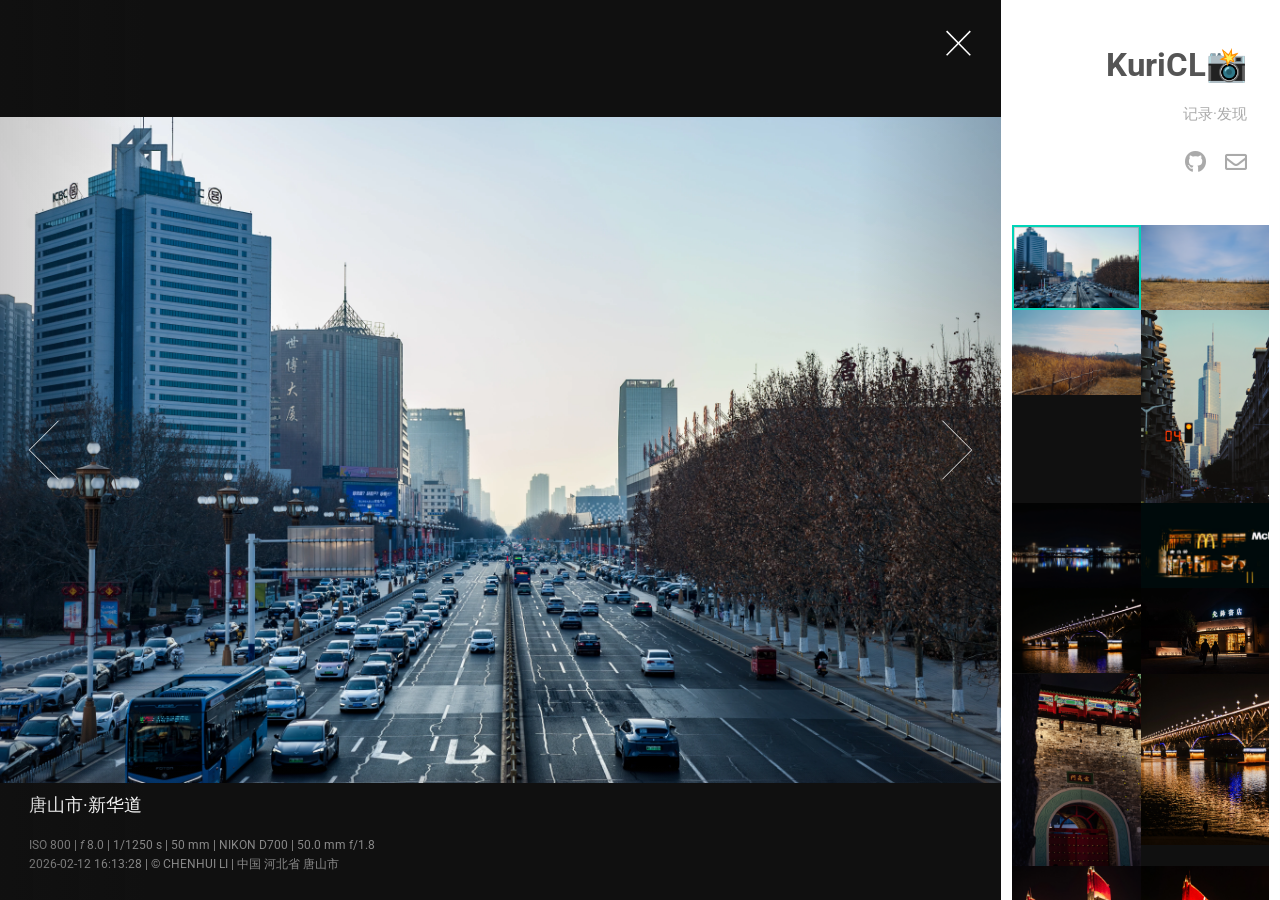
<file: index.html>
<!DOCTYPE HTML>
<!--
	Lens by HTML5 UP
	html5up.net | @ajlkn
	Free for personal and commercial use under the CCA 3.0 license (html5up.net/license)
-->
<html>
	<head>
		<title>Gallery | KuriCL</title>
		<meta charset="utf-8" />
		<meta name="viewport" content="width=device-width, initial-scale=1, user-scalable=no" />
		<link rel="stylesheet" href="assets/css/main.css" />
		<noscript><link rel="stylesheet" href="assets/css/noscript.css" /></noscript>
		<script src="assets/js/exif.js"></script>
		<script charset="UTF-8" id="LA_COLLECT" src="//sdk.51.la/js-sdk-pro.min.js"></script>
		<script>LA.init({id:"JEOD145Z95thC4GS",ck:"JEOD145Z95thC4GS"})</script>
	<meta name="generator" content="Hexo 8.1.1"></head>
	<body class="is-preload-0 is-preload-1 is-preload-2">

		<!-- Main -->
			<div id="main">

				<!-- Header -->
					<header id="header">
						<h1>KuriCL📸</h1>
						<p>记录·发现</p>
						<ul class="icons">
							<li><a target="_blank" rel="noopener" href="https://github.com/fly6022" class="icon brands fa-github"><span class="label">Github</span></a></li>
							<li><a href="mailto:cl@kuri.ink" class="icon fa-envelope"><span class="label">Email</span></a></li>
						</ul>
					</header>

				<!-- Thumbnail -->
					<section id="thumbnails">
						 
						<article>
							<a class="thumbnail" href="/images/DSC8348-已增强-降噪.webp" data-position="center center"><img src="/images/DSC8348-已增强-降噪.webp" alt="" /></a>
							<h2>唐山市·新华道</h2>
							<p></p>
							
							<p style="font-size: 0.8em">ISO 800 | <i>f</i> 8.0 | 1/1250 s | 50 mm | NIKON D700 | 50.0 mm f/1.8 
								<br> 2026-02-12 16:13:28 | &copy; CHENHUI LI | 中国 河北省 唐山市</p>
						</article>
						 
						<article>
							<a class="thumbnail" href="/images/DSC8294.webp" data-position="center center"><img src="/images/DSC8294.webp" alt="" /></a>
							<h2>无题（一）</h2>
							<p></p>
							
							<p style="font-size: 0.8em">ISO 200 | <i>f</i> 2.2 | 1/8000 s | 50 mm | D700 | Nikon AF Nikkor 50mm f/1.8D 
								<br> 2026-02-01 14:42:43 | &copy; CHENHUI LI                                             | 中国 河北省 唐山市</p>
						</article>
						 
						<article>
							<a class="thumbnail" href="/images/DSC8302.webp" data-position="center center"><img src="/images/DSC8302.webp" alt="" /></a>
							<h2>无题（二）</h2>
							<p></p>
							
							<p style="font-size: 0.8em">ISO 200 | <i>f</i> 8.0 | 1/640 s | 50 mm | D700 | Nikon AF Nikkor 50mm f/1.8D 
								<br> 2026-02-01 14:47:01 | &copy; CHENHUI LI                                             | 中国 河北省 唐山市</p>
						</article>
						 
						<article>
							<a class="thumbnail" href="/images/DSC7957-1.webp" data-position="center center"><img src="/images/DSC7957-1.webp" alt="" /></a>
							<h2>西桥</h2>
							<p></p>
							
							<p style="font-size: 0.8em">ISO 200 | <i>f</i> 4.0 | 1/640 s | 80 mm | D700 | Manual Lens No CPU 
								<br> 2025-12-06 16:24:08 | &copy; CHENHUI LI | 中国 江苏省 南京市</p>
						</article>
						 
						<article>
							<a class="thumbnail" href="/images/DSC8103-已增强-降噪.webp" data-position="center center"><img src="/images/DSC8103-已增强-降噪.webp" alt="" /></a>
							<h2>南京站</h2>
							<p></p>
							
							<p style="font-size: 0.8em">ISO 2500 | <i>f</i> 4.0 | 1/80 s | 80 mm | NIKON D700 | No CPU Lens 
								<br> 2025-12-19 19:41:43 | &copy; CHENHUI LI | 中国 江苏省 南京市</p>
						</article>
						 
						<article>
							<a class="thumbnail" href="/images/DSC8108-已增强-降噪.webp" data-position="center center"><img src="/images/DSC8108-已增强-降噪.webp" alt="" /></a>
							<h2>麦当劳</h2>
							<p></p>
							
							<p style="font-size: 0.8em">ISO 2500 | <i>f</i> 4.0 | 1/400 s | 80 mm | D700 | No CPU Lens 
								<br> 2025-12-19 19:52:52 | &copy; CHENHUI LI | 中国 江苏省 南京市</p>
						</article>
						 
						<article>
							<a class="thumbnail" href="/images/DSC7976.webp" data-position="center center"><img src="/images/DSC7976.webp" alt="" /></a>
							<h2>南京长江大桥（一）</h2>
							<p></p>
							
							<p style="font-size: 0.8em">ISO 450 | <i>f</i> 1.8 | 1/40 s | 50 mm | D700 | Nikon AF Nikkor 50mm f/1.8D 
								<br> 2025-12-06 18:02:51 | &copy; CHENHUI LI | 中国 江苏省 南京市</p>
						</article>
						 
						<article>
							<a class="thumbnail" href="/images/DSC8087-已增强-降噪.webp" data-position="center center"><img src="/images/DSC8087-已增强-降噪.webp" alt="" /></a>
							<h2>先锋书店</h2>
							<p></p>
							
							<p style="font-size: 0.8em">ISO 3200 | <i>f</i> 2.2 | 1/640 s | 50 mm | NIKON D700 | 50.0 mm f/1.8 
								<br> 2025-12-19 19:08:27 | &copy; CHENHUI LI | 中国 江苏省 南京市</p>
						</article>
						 
						<article>
							<a class="thumbnail" href="/images/DSC8123-已增强-降噪.webp" data-position="center center"><img src="/images/DSC8123-已增强-降噪.webp" alt="" /></a>
							<h2>玄武门</h2>
							<p></p>
							
							<p style="font-size: 0.8em">ISO 2000 | <i>f</i> 4.0 | 1/30 s | 80 mm | NIKON D700 | No CPU Lens 
								<br> 2025-12-19 20:22:48 | &copy; CHENHUI LI | 中国 江苏省 南京市</p>
						</article>
						 
						<article>
							<a class="thumbnail" href="/images/DSC7990-已增强-降噪.webp" data-position="center center"><img src="/images/DSC7990-已增强-降噪.webp" alt="" /></a>
							<h2>南京长江大桥（二）</h2>
							<p></p>
							
							<p style="font-size: 0.8em">ISO 800 | <i>f</i> 1.8 | 1/80 s | 50 mm | NIKON D700 | 50.0 mm f/1.8 
								<br> 2025-12-06 18:33:31 | &copy; CHENHUI LI | 中国 江苏省 南京市</p>
						</article>
						 
						<article>
							<a class="thumbnail" href="/images/DSC7981-已增强-降噪.webp" data-position="center center"><img src="/images/DSC7981-已增强-降噪.webp" alt="" /></a>
							<h2>南京长江大桥（三）</h2>
							<p></p>
							
							<p style="font-size: 0.8em">ISO 2000 | <i>f</i> 4.0 | 1/30 s | 80 mm | NIKON D700 | No CPU Lens 
								<br> 2025-12-06 18:10:07 | &copy; CHENHUI LI | 中国 江苏省 南京市</p>
						</article>
						 
						<article>
							<a class="thumbnail" href="/images/DSC8024-已增强-降噪.webp" data-position="center center"><img src="/images/DSC8024-已增强-降噪.webp" alt="" /></a>
							<h2>南京长江大桥（四）</h2>
							<p></p>
							
							<p style="font-size: 0.8em">ISO 2000 | <i>f</i> 4.0 | 1/100 s | 80 mm | NIKON D700 | No CPU Lens 
								<br> 2025-12-07 19:09:19 | &copy; CHENHUI LI | 中国 江苏省 南京市</p>
						</article>
						 
						<article>
							<a class="thumbnail" href="/images/DSC8026-已增强-降噪.webp" data-position="center center"><img src="/images/DSC8026-已增强-降噪.webp" alt="" /></a>
							<h2>南京长江大桥（五）</h2>
							<p></p>
							
							<p style="font-size: 0.8em">ISO 2000 | <i>f</i> 4.0 | 1/100 s | 80 mm | NIKON D700 | No CPU Lens 
								<br> 2025-12-07 19:09:40 | &copy; CHENHUI LI | 中国 江苏省 南京市</p>
						</article>
						 
						<article>
							<a class="thumbnail" href="/images/DSC8196.webp" data-position="center center"><img src="/images/DSC8196.webp" alt="" /></a>
							<h2>玄武湖</h2>
							<p></p>
							
							<p style="font-size: 0.8em">ISO 400 | <i>f</i> 5.6 | 1/1250 s | 135 mm | D700 | No CPU Lens 
								<br> 2026-01-15 16:33:59 | &copy; CHENHUI LI | 中国 江苏省 南京市</p>
						</article>
						 
						<article>
							<a class="thumbnail" href="/images/DSC8220-Pano-已增强-降噪.webp" data-position="center center"><img src="/images/DSC8220-Pano-已增强-降噪.webp" alt="" /></a>
							<h2>紫金山全景</h2>
							<p></p>
							
							<p style="font-size: 0.8em">ISO 200 | <i>f</i> 4.0 | 1/400 s | 135 mm | NIKON D700 | No CPU Lens 
								<br> 2026-01-15 17:10:28 | &copy; CHENHUI LI | 中国 江苏省 南京市</p>
						</article>
						 
						<article>
							<a class="thumbnail" href="/images/DSC8186.webp" data-position="center center"><img src="/images/DSC8186.webp" alt="" /></a>
							<h2>午后</h2>
							<p>使用 RMC Tokina 75-150 mm f/3.8 镜头（1981年，日本制造）拍摄，实际焦距为 150 mm。</p>
							
							<p style="font-size: 0.8em">ISO 400 | <i>f</i> 5.6 | 1/320 s | 135 mm | D700 | Manual Lens No CPU 
								<br> 2026-01-08 11:29:37 | &copy; CHENHUI LI                                             | 中国 江苏省 南京市</p>
						</article>
						 
						<article>
							<a class="thumbnail" href="/images/DSC8202-已增强-降噪-1.webp" data-position="center center"><img src="/images/DSC8202-已增强-降噪-1.webp" alt="" /></a>
							<h2>紫金山</h2>
							<p></p>
							
							<p style="font-size: 0.8em">ISO 400 | <i>f</i> 5.6 | 1/100 s | 135 mm | D700 | No CPU Lens 
								<br> 2026-01-15 16:45:37 | &copy; CHENHUI LI | 中国 江苏省 南京市</p>
						</article>
						 
						<article>
							<a class="thumbnail" href="/images/DSC8150.webp" data-position="center center"><img src="/images/DSC8150.webp" alt="" /></a>
							<h2>落叶</h2>
							<p></p>
							
							<p style="font-size: 0.8em">ISO 200 | <i>f</i> 4.0 | 1/1000 s | 80 mm | D700 | Manual Lens No CPU 
								<br> 2025-12-28 10:51:06 | &copy; CHENHUI LI                                             | 中国 江苏省 南京市</p>
						</article>
						 
						<article>
							<a class="thumbnail" href="/images/紫峰大厦-鼓楼公园.webp" data-position="center center"><img src="/images/紫峰大厦-鼓楼公园.webp" alt="" /></a>
							<h2>紫峰大厦-鼓楼公园</h2>
							<p></p>
							
							<p style="font-size: 0.8em">ISO 50 | <i>f</i> 2.0 | 1/690 s | 9 mm | REDMI K80 Pro |  
								<br> 2025-05-02 14:19:10 | &copy; CHENHUI LI | 中国 江苏省 南京市</p>
						</article>
						 
						<article>
							<a class="thumbnail" href="/images/紫峰大厦-西桥.webp" data-position="center center"><img src="/images/紫峰大厦-西桥.webp" alt="" /></a>
							<h2>紫峰大厦-西桥（2025年5月）</h2>
							<p></p>
							
							<p style="font-size: 0.8em">ISO 100 | <i>f</i> 2.0 | 1/1200 s | 9 mm | REDMI K80 Pro |  
								<br> 2025-05-02 15:13:57 | &copy; CHENHUI LI | 中国 江苏省 南京市</p>
						</article>
						
					</section>

				<!-- Footer -->
					<footer id="footer">
						<ul class="copyright">
							<li>Photos <a href="https://kuri.ink/" target="_blank">&copy; Chenhui Li</a>, all rights reserved.</li><br><li>Theme Lens Designed by <a href="http://html5up.net" target="_blank">HTML5 UP</a>.</li>
						</ul>
					</footer>

			</div>

		<!-- Scripts -->
			<script src="assets/js/jquery.min.js"></script>
			<script src="assets/js/browser.min.js"></script>
			<script src="assets/js/breakpoints.min.js"></script>
			<script src="assets/js/main.js"></script>

	</body>
</html>
</file>
<file: assets/css/noscript.css>
/*
	Lens by HTML5 UP
	html5up.net | @ajlkn
	Free for personal and commercial use under the CCA 3.0 license (html5up.net/license)
*/

/* Main */

	#main {
		opacity: 1 !important;
		right: 0 !important;
	}

	body:before {
		content: 'Javascript is disabled :(';
		display: block;
		position: absolute;
		top: 50%;
		width: calc(100% - 22.5em * 0.333333333);
		height: 4em;
		margin-top: -2em;
		color: #282828;
		cursor: default;
		font-size: 3em;
		line-height: 4em;
		text-align: center;
		white-space: nowrap;
		left: 0;
	}
</file>
<file: assets/css/main.css>
@import url(fontawesome-all.min.css);
@import url("https://fonts.googleapis.com/css?family=Roboto:400,700");

/*
	Lens by HTML5 UP
	html5up.net | @ajlkn
	Free for personal and commercial use under the CCA 3.0 license (html5up.net/license)
*/

html, body, div, span, applet, object,
iframe, h1, h2, h3, h4, h5, h6, p, blockquote,
pre, a, abbr, acronym, address, big, cite,
code, del, dfn, em, img, ins, kbd, q, s, samp,
small, strike, strong, sub, sup, tt, var, b,
u, i, center, dl, dt, dd, ol, ul, li, fieldset,
form, label, legend, table, caption, tbody,
tfoot, thead, tr, th, td, article, aside,
canvas, details, embed, figure, figcaption,
footer, header, hgroup, menu, nav, output, ruby,
section, summary, time, mark, audio, video {
	margin: 0;
	padding: 0;
	border: 0;
	font-size: 100%;
	font: inherit;
	vertical-align: baseline;}

article, aside, details, figcaption, figure,
footer, header, hgroup, menu, nav, section {
	display: block;}

body {
	line-height: 1;
}

ol, ul {
	list-style: none;
}

blockquote, q {
	quotes: none;
}

	blockquote:before, blockquote:after, q:before, q:after {
		content: '';
		content: none;
	}

table {
	border-collapse: collapse;
	border-spacing: 0;
}

body {
	-webkit-text-size-adjust: none;
}

mark {
	background-color: transparent;
	color: inherit;
}

input::-moz-focus-inner {
	border: 0;
	padding: 0;
}

input, select, textarea {
	-moz-appearance: none;
	-webkit-appearance: none;
	-ms-appearance: none;
	appearance: none;
}

/* Basic */

	/*
			@-ms-viewport {
				width: device-width;
			}
		*/

	@media screen and (max-width: 480px) {

		html, body {
			min-width: 320px;
		}

	}

	body.is-preload-0 *, body.is-preload-0 *:before, body.is-preload-0 *:after {
		-moz-animation: none !important;
		-webkit-animation: none !important;
		-ms-animation: none !important;
		animation: none !important;
		-moz-transition: none !important;
		-webkit-transition: none !important;
		-ms-transition: none !important;
		transition: none !important;
	}

	html {
		box-sizing: border-box;
	}

	*, *:before, *:after {
		box-sizing: inherit;
	}

	html, body {
		background-color: #101010;
		overflow: hidden;
	}

/* Type */

	html {
		font-size: 16pt;
	}

		@media screen and (max-width: 1680px) {

			html {
				font-size: 12pt;
			}

		}

		@media screen and (max-width: 1280px) {

			html {
				font-size: 11pt;
			}

		}

	body {
		background-color: #fff;
		color: #aaa;
	}

	body, input, select, textarea {
		font-family: "Roboto", Helvetica, sans-serif;
		font-weight: 400;
		line-height: 1.65;
		font-size: 1em;
		color: #aaa;
	}

	a {
		-moz-transition: color 0.25s ease, border-bottom-color 0.25s ease;
		-webkit-transition: color 0.25s ease, border-bottom-color 0.25s ease;
		-ms-transition: color 0.25s ease, border-bottom-color 0.25s ease;
		transition: color 0.25s ease, border-bottom-color 0.25s ease;
		border-bottom: dotted 1px;
		color: inherit;
		text-decoration: none;
	}

		a:hover {
			border-bottom-color: transparent;
			color: #00D3B7;
		}

	strong, b {
		font-weight: 400;
		color: #555;
	}

	em, i {
		font-style: italic;
	}

	p {
		margin: 0 0 1.25em 0;
	}

	h1, h2, h3, h4, h5, h6 {
		font-weight: 400;
		line-height: 1.25;
		margin: 0 0 0.5em 0;
		color: #555;
	}

		h1 a, h2 a, h3 a, h4 a, h5 a, h6 a {
			color: inherit;
			text-decoration: none;
		}

	h2 {
		font-size: 1.25em;
	}

	h3 {
		font-size: 1em;
	}

	h4 {
		font-size: 0.9em;
	}

	h5 {
		font-size: 0.8em;
	}

	h6 {
		font-size: 0.7em;
	}

	sub {
		font-size: 0.8em;
		position: relative;
		top: 0.5em;
	}

	sup {
		font-size: 0.8em;
		position: relative;
		top: -0.5em;
	}

	blockquote {
		border-left: solid 4px #ccc;
		font-style: italic;
		margin: 0 0 1.25em 0;
		padding: 0.3125em 0 0.3125em 1.25em;
	}

	code {
		border-radius: 4px;
		border: solid 1px;
		font-family: "Courier New", monospace;
		font-size: 0.9em;
		margin: 0 0.25em;
		padding: 0.25em 0.65em;
		border-color: #ccc;
	}

	pre {
		-webkit-overflow-scrolling: touch;
		font-family: "Courier New", monospace;
		font-size: 0.9em;
		margin: 0 0 1.25em 0;
	}

		pre code {
			display: block;
			padding: 1em 1.5em;
			overflow-x: auto;
		}

	hr {
		border: 0;
		border-bottom: solid 1px #ccc;
		margin: 1.25em 0;
	}

		hr.major {
			margin: 1.875em 0;
		}

	.align-left {
		text-align: left;
	}

	.align-center {
		text-align: center;
	}

	.align-right {
		text-align: right;
	}

/* Button */

	input[type="submit"],
	input[type="reset"],
	input[type="button"],
	button,
	.button {
		-moz-appearance: none;
		-webkit-appearance: none;
		-ms-appearance: none;
		appearance: none;
		-moz-transition: background-color 0.25s ease-in-out, border-color 0.25s ease-in-out, color 0.25s ease-in-out;
		-webkit-transition: background-color 0.25s ease-in-out, border-color 0.25s ease-in-out, color 0.25s ease-in-out;
		-ms-transition: background-color 0.25s ease-in-out, border-color 0.25s ease-in-out, color 0.25s ease-in-out;
		transition: background-color 0.25s ease-in-out, border-color 0.25s ease-in-out, color 0.25s ease-in-out;
		background-color: transparent;
		border-radius: 4px;
		border: solid 1px #ccc;
		color: #555;
		cursor: pointer;
		display: inline-block;
		line-height: 1;
		padding: 0.75em 1.5em;
		text-align: center;
		text-decoration: none;
		white-space: nowrap;
	}

		input[type="submit"]:hover,
		input[type="reset"]:hover,
		input[type="button"]:hover,
		button:hover,
		.button:hover {
			border-color: #00D3B7;
			color: #00D3B7;
		}

			input[type="submit"]:hover:active,
			input[type="reset"]:hover:active,
			input[type="button"]:hover:active,
			button:hover:active,
			.button:hover:active {
				background-color: rgba(0, 211, 183, 0.15);
			}

		input[type="submit"].icon,
		input[type="reset"].icon,
		input[type="button"].icon,
		button.icon,
		.button.icon {
			padding-left: 1.35em;
		}

			input[type="submit"].icon:before,
			input[type="reset"].icon:before,
			input[type="button"].icon:before,
			button.icon:before,
			.button.icon:before {
				margin-right: 0.5em;
			}

		input[type="submit"].fit,
		input[type="reset"].fit,
		input[type="button"].fit,
		button.fit,
		.button.fit {
			width: 100%;
		}

		input[type="submit"].small,
		input[type="reset"].small,
		input[type="button"].small,
		button.small,
		.button.small {
			font-size: 0.8em;
		}

		input[type="submit"].large,
		input[type="reset"].large,
		input[type="button"].large,
		button.large,
		.button.large {
			font-size: 1.35em;
		}

		input[type="submit"].disabled, input[type="submit"]:disabled,
		input[type="reset"].disabled,
		input[type="reset"]:disabled,
		input[type="button"].disabled,
		input[type="button"]:disabled,
		button.disabled,
		button:disabled,
		.button.disabled,
		.button:disabled {
			pointer-events: none;
			opacity: 0.25;
		}

/* Form */

	form {
		margin: 0 0 1.25em 0;
	}

	label {
		color: #555;
		display: block;
		font-size: 0.9em;
		font-weight: 400;
		margin: 0 0 0.625em 0;
	}

	input[type="text"],
	input[type="password"],
	input[type="email"],
	select,
	textarea {
		-moz-appearance: none;
		-webkit-appearance: none;
		-ms-appearance: none;
		appearance: none;
		background-color: transparent;
		border-radius: 4px;
		border: solid 1px #ccc;
		color: inherit;
		display: block;
		outline: 0;
		padding: 0 0.75em;
		text-decoration: none;
		width: 100%;
	}

		input[type="text"]:invalid,
		input[type="password"]:invalid,
		input[type="email"]:invalid,
		select:invalid,
		textarea:invalid {
			box-shadow: none;
		}

		input[type="text"]:focus,
		input[type="password"]:focus,
		input[type="email"]:focus,
		select:focus,
		textarea:focus {
			border-color: #00D3B7;
		}

	select {
		background-image: url("data:image/svg+xml;charset=utf8,%3Csvg xmlns='http://www.w3.org/2000/svg' width='40' height='40' preserveAspectRatio='none' viewBox='0 0 40 40'%3E%3Cpath d='M9.4,12.3l10.4,10.4l10.4-10.4c0.2-0.2,0.5-0.4,0.9-0.4c0.3,0,0.6,0.1,0.9,0.4l3.3,3.3c0.2,0.2,0.4,0.5,0.4,0.9 c0,0.4-0.1,0.6-0.4,0.9L20.7,31.9c-0.2,0.2-0.5,0.4-0.9,0.4c-0.3,0-0.6-0.1-0.9-0.4L4.3,17.3c-0.2-0.2-0.4-0.5-0.4-0.9 c0-0.4,0.1-0.6,0.4-0.9l3.3-3.3c0.2-0.2,0.5-0.4,0.9-0.4S9.1,12.1,9.4,12.3z' fill='%23ccc' /%3E%3C/svg%3E");
		background-size: 1.25rem;
		background-repeat: no-repeat;
		background-position: calc(100% - 1rem) center;
		height: 2.75em;
		padding-right: 2.75em;
		text-overflow: ellipsis;
	}

		select option {
			color: #555;
			background: #fff;
		}

		select:focus::-ms-value {
			background-color: transparent;
		}

		select::-ms-expand {
			display: none;
		}

	.select-wrapper {
		text-decoration: none;
		display: block;
		position: relative;
	}

		.select-wrapper:before {
			-moz-osx-font-smoothing: grayscale;
			-webkit-font-smoothing: antialiased;
			display: inline-block;
			font-style: normal;
			font-variant: normal;
			text-rendering: auto;
			line-height: 1;
			text-transform: none !important;
			font-family: 'Font Awesome 5 Free';
			font-weight: 900;
		}

		.select-wrapper:before {
			color: #ccc;
			content: '\f107';
			display: block;
			height: 2.75em;
			line-height: 2.75em;
			pointer-events: none;
			position: absolute;
			right: 0;
			text-align: center;
			top: 0;
			width: 2.75em;
		}

		.select-wrapper select::-ms-expand {
			display: none;
		}

	input[type="text"],
	input[type="password"],
	input[type="email"],
	select {
		height: 2.75em;
	}

	textarea {
		padding: 0.75em 1em;
	}

	input[type="checkbox"],
	input[type="radio"] {
		-moz-appearance: none;
		-webkit-appearance: none;
		-ms-appearance: none;
		appearance: none;
		display: block;
		float: left;
		margin-right: -2em;
		opacity: 0;
		width: 1em;
		z-index: -1;
	}

		input[type="checkbox"] + label,
		input[type="radio"] + label {
			text-decoration: none;
			color: #aaa;
			cursor: pointer;
			display: inline-block;
			font-size: 1em;
			font-weight: 400;
			margin: 0;
			padding-left: 2.4em;
			padding-right: 0.75em;
			position: relative;
		}

			input[type="checkbox"] + label:before,
			input[type="radio"] + label:before {
				-moz-osx-font-smoothing: grayscale;
				-webkit-font-smoothing: antialiased;
				display: inline-block;
				font-style: normal;
				font-variant: normal;
				text-rendering: auto;
				line-height: 1;
				text-transform: none !important;
				font-family: 'Font Awesome 5 Free';
				font-weight: 900;
			}

			input[type="checkbox"] + label:before,
			input[type="radio"] + label:before {
				background: transparent;
				border-radius: 4px;
				border: solid 1px #ccc;
				content: '';
				display: inline-block;
				font-size: 0.8em;
				height: 2.0625em;
				left: 0;
				line-height: 2.0625em;
				position: absolute;
				text-align: center;
				top: 0;
				width: 2.0625em;
			}

		input[type="checkbox"]:checked + label:before,
		input[type="radio"]:checked + label:before {
			background-color: #555;
			border-color: #555;
			color: #fff;
			content: '\f00c';
		}

		input[type="checkbox"]:focus + label:before,
		input[type="radio"]:focus + label:before {
			border-color: #00D3B7;
		}

	input[type="checkbox"] + label:before {
		border-radius: 4px;
	}

	input[type="radio"] + label:before {
		border-radius: 100%;
	}

	::-webkit-input-placeholder {
		opacity: 1.0;
		color: #ccc !important;
	}

	:-moz-placeholder {
		opacity: 1.0;
		color: #ccc !important;
	}

	::-moz-placeholder {
		opacity: 1.0;
		color: #ccc !important;
	}

	:-ms-input-placeholder {
		opacity: 1.0;
		color: #ccc !important;
	}

	.field {
		margin: 0 0 1.25em 0;
	}

/* Icon */

	.icon {
		text-decoration: none;
		border-bottom: none;
		position: relative;
	}

		.icon:before {
			-moz-osx-font-smoothing: grayscale;
			-webkit-font-smoothing: antialiased;
			display: inline-block;
			font-style: normal;
			font-variant: normal;
			text-rendering: auto;
			line-height: 1;
			text-transform: none !important;
			font-family: 'Font Awesome 5 Free';
			font-weight: 400;
		}

		.icon > .label {
			display: none;
		}

		.icon:before {
			line-height: inherit;
		}

		.icon.solid:before {
			font-weight: 900;
		}

		.icon.brands:before {
			font-family: 'Font Awesome 5 Brands';
		}

/* List */

	ol {
		list-style: decimal;
		margin: 0 0 1.25em 0;
		padding-left: 1.25em;
	}

		ol li {
			padding-left: 0.25em;
		}

	ul {
		list-style: disc;
		margin: 0 0 1.25em 0;
		padding-left: 1em;
	}

		ul li {
			padding-left: 0.5em;
		}

		ul.alt {
			list-style: none;
			padding-left: 0;
		}

			ul.alt li {
				border-top: solid 1px #ccc;
				padding: 0.5em 0;
			}

				ul.alt li:first-child {
					border-top: 0;
					padding-top: 0;
				}

	dl {
		margin: 0 0 1.25em 0;
	}

		dl dt {
			display: block;
			font-weight: 400;
			margin: 0 0 0.625em 0;
		}

		dl dd {
			margin-left: 1.25em;
		}

/* Actions */

	ul.actions {
		display: -moz-flex;
		display: -webkit-flex;
		display: -ms-flex;
		display: flex;
		cursor: default;
		list-style: none;
		margin-left: -0.625em;
		padding-left: 0;
	}

		ul.actions li {
			padding: 0 0 0 0.625em;
			vertical-align: middle;
		}

		ul.actions.special {
			-moz-justify-content: center;
			-webkit-justify-content: center;
			-ms-justify-content: center;
			justify-content: center;
			width: 100%;
			margin-left: 0;
		}

			ul.actions.special li:first-child {
				padding-left: 0;
			}

		ul.actions.stacked {
			-moz-flex-direction: column;
			-webkit-flex-direction: column;
			-ms-flex-direction: column;
			flex-direction: column;
			margin-left: 0;
		}

			ul.actions.stacked li {
				padding: 0.8125em 0 0 0;
			}

				ul.actions.stacked li:first-child {
					padding-top: 0;
				}

		ul.actions.fit {
			width: calc(100% + 0.625em);
		}

			ul.actions.fit li {
				-moz-flex-grow: 1;
				-webkit-flex-grow: 1;
				-ms-flex-grow: 1;
				flex-grow: 1;
				-moz-flex-shrink: 1;
				-webkit-flex-shrink: 1;
				-ms-flex-shrink: 1;
				flex-shrink: 1;
				width: 100%;
			}

				ul.actions.fit li > * {
					width: 100%;
				}

			ul.actions.fit.stacked {
				width: 100%;
			}

		@media screen and (max-width: 480px) {

			ul.actions:not(.fixed) {
				-moz-flex-direction: column;
				-webkit-flex-direction: column;
				-ms-flex-direction: column;
				flex-direction: column;
				margin-left: 0;
				width: 100% !important;
			}

				ul.actions:not(.fixed) li {
					-moz-flex-grow: 1;
					-webkit-flex-grow: 1;
					-ms-flex-grow: 1;
					flex-grow: 1;
					-moz-flex-shrink: 1;
					-webkit-flex-shrink: 1;
					-ms-flex-shrink: 1;
					flex-shrink: 1;
					padding: 0.625em 0 0 0;
					text-align: center;
					width: 100%;
				}

					ul.actions:not(.fixed) li > * {
						width: 100%;
					}

					ul.actions:not(.fixed) li:first-child {
						padding-top: 0;
					}

					ul.actions:not(.fixed) li input[type="submit"],
					ul.actions:not(.fixed) li input[type="reset"],
					ul.actions:not(.fixed) li input[type="button"],
					ul.actions:not(.fixed) li button,
					ul.actions:not(.fixed) li .button {
						width: 100%;
					}

						ul.actions:not(.fixed) li input[type="submit"].icon:before,
						ul.actions:not(.fixed) li input[type="reset"].icon:before,
						ul.actions:not(.fixed) li input[type="button"].icon:before,
						ul.actions:not(.fixed) li button.icon:before,
						ul.actions:not(.fixed) li .button.icon:before {
							margin-left: -0.5rem;
						}

		}

/* Icons */

	ul.icons {
		cursor: default;
		list-style: none;
		padding-left: 0;
	}

		ul.icons li {
			display: inline-block;
			padding: 0 1em 0 0;
		}

			ul.icons li:last-child {
				padding-right: 0;
			}

			ul.icons li .icon:before {
				font-size: 1.5rem;
			}

/* Main */

	#main {
		-moz-transition: opacity 0.75s ease, right 0.75s ease, left 0.75s ease, visibility 0.75s;
		-webkit-transition: opacity 0.75s ease, right 0.75s ease, left 0.75s ease, visibility 0.75s;
		-ms-transition: opacity 0.75s ease, right 0.75s ease, left 0.75s ease, visibility 0.75s;
		transition: opacity 0.75s ease, right 0.75s ease, left 0.75s ease, visibility 0.75s;
		-webkit-overflow-scrolling: touch;
		position: fixed;
		top: 0;
		width: 22.5em;
		height: 100%;
		background: #fff;
		outline: 0;
		overflow-x: hidden;
		overflow-y: auto;
		text-align: right;
		visibility: visible;
		z-index: 10000;
		right: 0;
	}

		#main .toggle {
			-webkit-tap-highlight-color: rgba(0, 0, 0, 0);
			position: absolute;
			top: 0;
			width: 4em;
			height: 4em;
			background-image: url("images/close-small-alt.svg");
			background-repeat: no-repeat;
			background-size: 32px 32px;
			cursor: pointer;
			display: none;
			z-index: 1;
			background-position: 0.5em 0.5em;
			left: 0;
		}

		body.fullscreen #main {
			visibility: hidden;
			right: -22.5em;
		}

		body.is-preload-1 #main {
			opacity: 0;
			right: -2em;
		}

		@media screen and (max-width: 1280px) {

			#main {
				width: 19em;
			}

				body.fullscreen #main {
					right: -19em;
				}

		}

		@media screen and (max-width: 980px) {

			#main {
				background: rgba(255, 255, 255, 0.925);
			}

				#main .toggle {
					display: block;
				}

		}

		@media screen and (max-width: 480px) {

			#main {
				-moz-transition: opacity 0.5s ease, visibility 0.5s;
				-webkit-transition: opacity 0.5s ease, visibility 0.5s;
				-ms-transition: opacity 0.5s ease, visibility 0.5s;
				transition: opacity 0.5s ease, visibility 0.5s;
				width: 100%;
				background: #fff;
				text-align: center;
			}

				body.is-preload-1 #main {
					left: auto !important;
					right: auto !important;
				}

				body.fullscreen #main {
					left: auto !important;
					right: auto !important;
					opacity: 0;
				}

				#main .toggle {
					display: none;
				}

		}

/* Header */

	#header {
		padding: 3em 2.25em 1.75em 2.25em ;
	}

		#header h1 {
			font-size: 2.25em;
			font-weight: 700;
		}

/* Footer */

	#footer {
		padding: 2.25em 2.25em 1em 2.25em ;
	}

		#footer .copyright {
			list-style: none;
			padding: 0;
		}

			#footer .copyright li {
				display: inline-block;
				font-size: 0.8em;
				margin-left: 0.35em;
				padding: 0;
			}

				#footer .copyright li:first-child {
					margin-left: 0;
				}

/* Thumbnails */

	#thumbnails {
		display: -moz-flex;
		display: -webkit-flex;
		display: -ms-flex;
		display: flex;
		-moz-flex-wrap: wrap;
		-webkit-flex-wrap: wrap;
		-ms-flex-wrap: wrap;
		flex-wrap: wrap;
		padding: 0 0.75em;
	}

		#thumbnails article {
			position: relative;
			width: 50%;
			background: #101010;
			outline: 0;
		}

			#thumbnails article .thumbnail {
				-webkit-tap-highlight-color: rgba(0, 0, 0, 0);
				display: block;
				position: relative;
				border: 0;
				outline: 0;
			}

				#thumbnails article .thumbnail img {
					display: block;
					width: 100%;
				}

				#thumbnails article .thumbnail:before {
					pointer-events: none;
					-moz-transition: opacity 0.25s ease;
					-webkit-transition: opacity 0.25s ease;
					-ms-transition: opacity 0.25s ease;
					transition: opacity 0.25s ease;
					content: '';
					position: absolute;
					left: 0;
					top: 0;
					width: 100%;
					height: 100%;
					box-shadow: inset 0 0 0 2px #00D3B7, inset 0 0 0px 3px rgba(0, 0, 0, 0.15);
					opacity: 0;
					z-index: 1;
				}

				#thumbnails article .thumbnail:focus:before {
					opacity: 0.5;
				}

			#thumbnails article h2, #thumbnails article p {
				display: none;
			}

			#thumbnails article.active .thumbnail:before {
				opacity: 1;
			}

		@media screen and (max-width: 480px) {

			#thumbnails article .thumbnail:before {
				display: none;
			}

		}

/* Viewer */

	@-moz-keyframes spinner {
		0% {
			-moz-transform: rotate(0deg);
			-webkit-transform: rotate(0deg);
			-ms-transform: rotate(0deg);
			transform: rotate(0deg);
		}

		100% {
			-moz-transform: rotate(360deg);
			-webkit-transform: rotate(360deg);
			-ms-transform: rotate(360deg);
			transform: rotate(360deg);
		}
	}

	@-webkit-keyframes spinner {
		0% {
			-moz-transform: rotate(0deg);
			-webkit-transform: rotate(0deg);
			-ms-transform: rotate(0deg);
			transform: rotate(0deg);
		}

		100% {
			-moz-transform: rotate(360deg);
			-webkit-transform: rotate(360deg);
			-ms-transform: rotate(360deg);
			transform: rotate(360deg);
		}
	}

	@-ms-keyframes spinner {
		0% {
			-moz-transform: rotate(0deg);
			-webkit-transform: rotate(0deg);
			-ms-transform: rotate(0deg);
			transform: rotate(0deg);
		}

		100% {
			-moz-transform: rotate(360deg);
			-webkit-transform: rotate(360deg);
			-ms-transform: rotate(360deg);
			transform: rotate(360deg);
		}
	}

	@keyframes spinner {
		0% {
			-moz-transform: rotate(0deg);
			-webkit-transform: rotate(0deg);
			-ms-transform: rotate(0deg);
			transform: rotate(0deg);
		}

		100% {
			-moz-transform: rotate(360deg);
			-webkit-transform: rotate(360deg);
			-ms-transform: rotate(360deg);
			transform: rotate(360deg);
		}
	}

	#viewer {
		-moz-transition: opacity 0.75s ease, width 0.75s ease;
		-webkit-transition: opacity 0.75s ease, width 0.75s ease;
		-ms-transition: opacity 0.75s ease, width 0.75s ease;
		transition: opacity 0.75s ease, width 0.75s ease;
		position: absolute;
		top: 0;
		width: calc(100% - 22.5em);
		height: 100%;
		left: 0;
	}

		#viewer .inner {
			pointer-events: none;
			position: absolute;
			top: 0;
			left: 0;
			width: 100%;
			height: 100%;
			z-index: 2;
		}

			#viewer .inner > * {
				pointer-events: auto;
			}

			#viewer .inner:before {
				background-image: -moz-linear-gradient(left, rgba(16,16,16,0.2), rgba(16,16,16,0) 10em, rgba(16,16,16,0)), -moz-linear-gradient(right, rgba(16,16,16,0.2), rgba(16,16,16,0) 10em, rgba(16,16,16,0));
				background-image: -webkit-linear-gradient(left, rgba(16,16,16,0.2), rgba(16,16,16,0) 10em, rgba(16,16,16,0)), -webkit-linear-gradient(right, rgba(16,16,16,0.2), rgba(16,16,16,0) 10em, rgba(16,16,16,0));
				background-image: -ms-linear-gradient(left, rgba(16,16,16,0.2), rgba(16,16,16,0) 10em, rgba(16,16,16,0)), -ms-linear-gradient(right, rgba(16,16,16,0.2), rgba(16,16,16,0) 10em, rgba(16,16,16,0));
				background-image: linear-gradient(left, rgba(16,16,16,0.2), rgba(16,16,16,0) 10em, rgba(16,16,16,0)), linear-gradient(right, rgba(16,16,16,0.2), rgba(16,16,16,0) 10em, rgba(16,16,16,0));
				content: '';
				display: block;
				position: absolute;
				top: 0;
				left: 0;
				width: 100%;
				height: 100%;
			}

			#viewer .inner .toggle {
				-webkit-tap-highlight-color: rgba(0, 0, 0, 0);
				position: absolute;
				top: 0;
				width: 4em;
				height: 4em;
				background-image: url("images/close.svg");
				background-repeat: no-repeat;
				background-size: 64px 64px;
				cursor: pointer;
				z-index: 1;
				right: 0;
				background-position: calc(100% - 0.75em) 0.75em;
			}

			#viewer .inner .nav-next,
			#viewer .inner .nav-previous {
				-webkit-tap-highlight-color: rgba(0, 0, 0, 0);
				position: absolute;
				top: 50%;
				width: 6em;
				height: 6em;
				margin-top: -3em;
				background-image: url("images/arrow.svg");
				background-position: center;
				background-repeat: no-repeat;
				background-size: contain;
				cursor: pointer;
			}

			#viewer .inner .nav-previous {
				-moz-transform: scaleX(-1);
				-webkit-transform: scaleX(-1);
				-ms-transform: scaleX(-1);
				transform: scaleX(-1);
				left: 0;
			}

			#viewer .inner .nav-next {
				right: 0;
			}

		#viewer .slide {
			-moz-transition: opacity 0.5s ease-in-out;
			-webkit-transition: opacity 0.5s ease-in-out;
			-ms-transition: opacity 0.5s ease-in-out;
			transition: opacity 0.5s ease-in-out;
			position: absolute;
			top: 0;
			left: 0;
			width: 100%;
			height: 100%;
			opacity: 1;
			z-index: 1;
		}

			#viewer .slide .caption {
				background-image: -moz-linear-gradient(bottom, rgba(16,16,16,0.75), rgba(16,16,16,0.25) 80%, rgba(16,16,16,0));
				background-image: -webkit-linear-gradient(bottom, rgba(16,16,16,0.75), rgba(16,16,16,0.25) 80%, rgba(16,16,16,0));
				background-image: -ms-linear-gradient(bottom, rgba(16,16,16,0.75), rgba(16,16,16,0.25) 80%, rgba(16,16,16,0));
				background-image: linear-gradient(bottom, rgba(16,16,16,0.75), rgba(16,16,16,0.25) 80%, rgba(16,16,16,0));
				padding: 2em 2em 0.75em 2em ;
				position: absolute;
				bottom: 0;
				left: 0;
				width: 100%;
				color: rgba(255, 255, 255, 0.5);
				z-index: 1;
			}

				#viewer .slide .caption h2, #viewer .slide .caption h3, #viewer .slide .caption h4, #viewer .slide .caption h5, #viewer .slide .caption h6 {
					color: #fff;
				}

			#viewer .slide .image {
				-moz-transition: opacity 0.5s ease-in-out;
				-webkit-transition: opacity 0.5s ease-in-out;
				-ms-transition: opacity 0.5s ease-in-out;
				transition: opacity 0.5s ease-in-out;
				position: absolute;
				margin: 0 auto;
				top: 0;
				left: 0;
				width: 100%;
				height: 100%;
				background-repeat: no-repeat;
				background-size: contain;
				opacity: 0;
			}

			#viewer .slide:before {
				-moz-animation: spinner 1s linear infinite;
				-webkit-animation: spinner 1s linear infinite;
				-ms-animation: spinner 1s linear infinite;
				animation: spinner 1s linear infinite;
				-moz-transition: opacity 0.5s ease-in-out;
				-webkit-transition: opacity 0.5s ease-in-out;
				-ms-transition: opacity 0.5s ease-in-out;
				transition: opacity 0.5s ease-in-out;
				content: '';
				display: block;
				position: absolute;
				top: 50%;
				left: 50%;
				width: 3em;
				height: 3em;
				background-image: url("images/spinner.svg");
				background-position: center;
				background-repeat: no-repeat;
				background-size: contain;
				margin: -1.5em 0 0 -1.5em;
				opacity: 0;
			}

			#viewer .slide.loading:before {
				opacity: 1;
			}

			#viewer .slide.active .image {
				opacity: 1;
			}

		body.fullscreen #viewer {
			width: 100%;
		}

			body.fullscreen #viewer .inner .toggle {
				background-image: url("images/open.svg");
			}

		body.is-preload-1 #viewer {
			opacity: 0;
		}

		body.is-preload-2 #viewer .slide {
			opacity: 0;
		}

		@media screen and (max-width: 1280px) {

			#viewer {
				width: calc(100% - 19em);
			}

		}

		@media screen and (max-width: 980px) {

			#viewer {
				width: 100%;
			}

				#viewer .inner .toggle {
					-moz-transition: opacity 0.75s ease;
					-webkit-transition: opacity 0.75s ease;
					-ms-transition: opacity 0.75s ease;
					transition: opacity 0.75s ease;
					background-image: url("images/open.svg");
					opacity: 0;
					right: 0;
				}

				body.fullscreen #viewer .inner .toggle {
					opacity: 1;
				}

		}

		@media screen and (max-width: 736px) {

			#viewer .inner .toggle {
				background-size: 32px 32px;
			}

			#viewer .inner .nav-next,
			#viewer .inner .nav-previous {
				background-image: url("images/arrow-small.svg");
				background-size: 32px 32px;
			}

			body.fullscreen #viewer .inner .toggle {
				background-image: url("images/open-small.svg");
			}

		}

		@media screen and (max-width: 480px) {

			#viewer {
				-moz-transition: opacity 0.5s ease;
				-webkit-transition: opacity 0.5s ease;
				-ms-transition: opacity 0.5s ease;
				transition: opacity 0.5s ease;
				-moz-transition-delay: 0s;
				-webkit-transition-delay: 0s;
				-ms-transition-delay: 0s;
				transition-delay: 0s;
				opacity: 0;
			}

				#viewer .inner .toggle {
					background-image: url("images/close-small.svg") !important;
					background-size: 32px 32px;
				}

				body.fullscreen #viewer {
					-moz-transition-delay: 0.5s;
					-webkit-transition-delay: 0.5s;
					-ms-transition-delay: 0.5s;
					transition-delay: 0.5s;
					opacity: 1;
				}

		}
</file>
